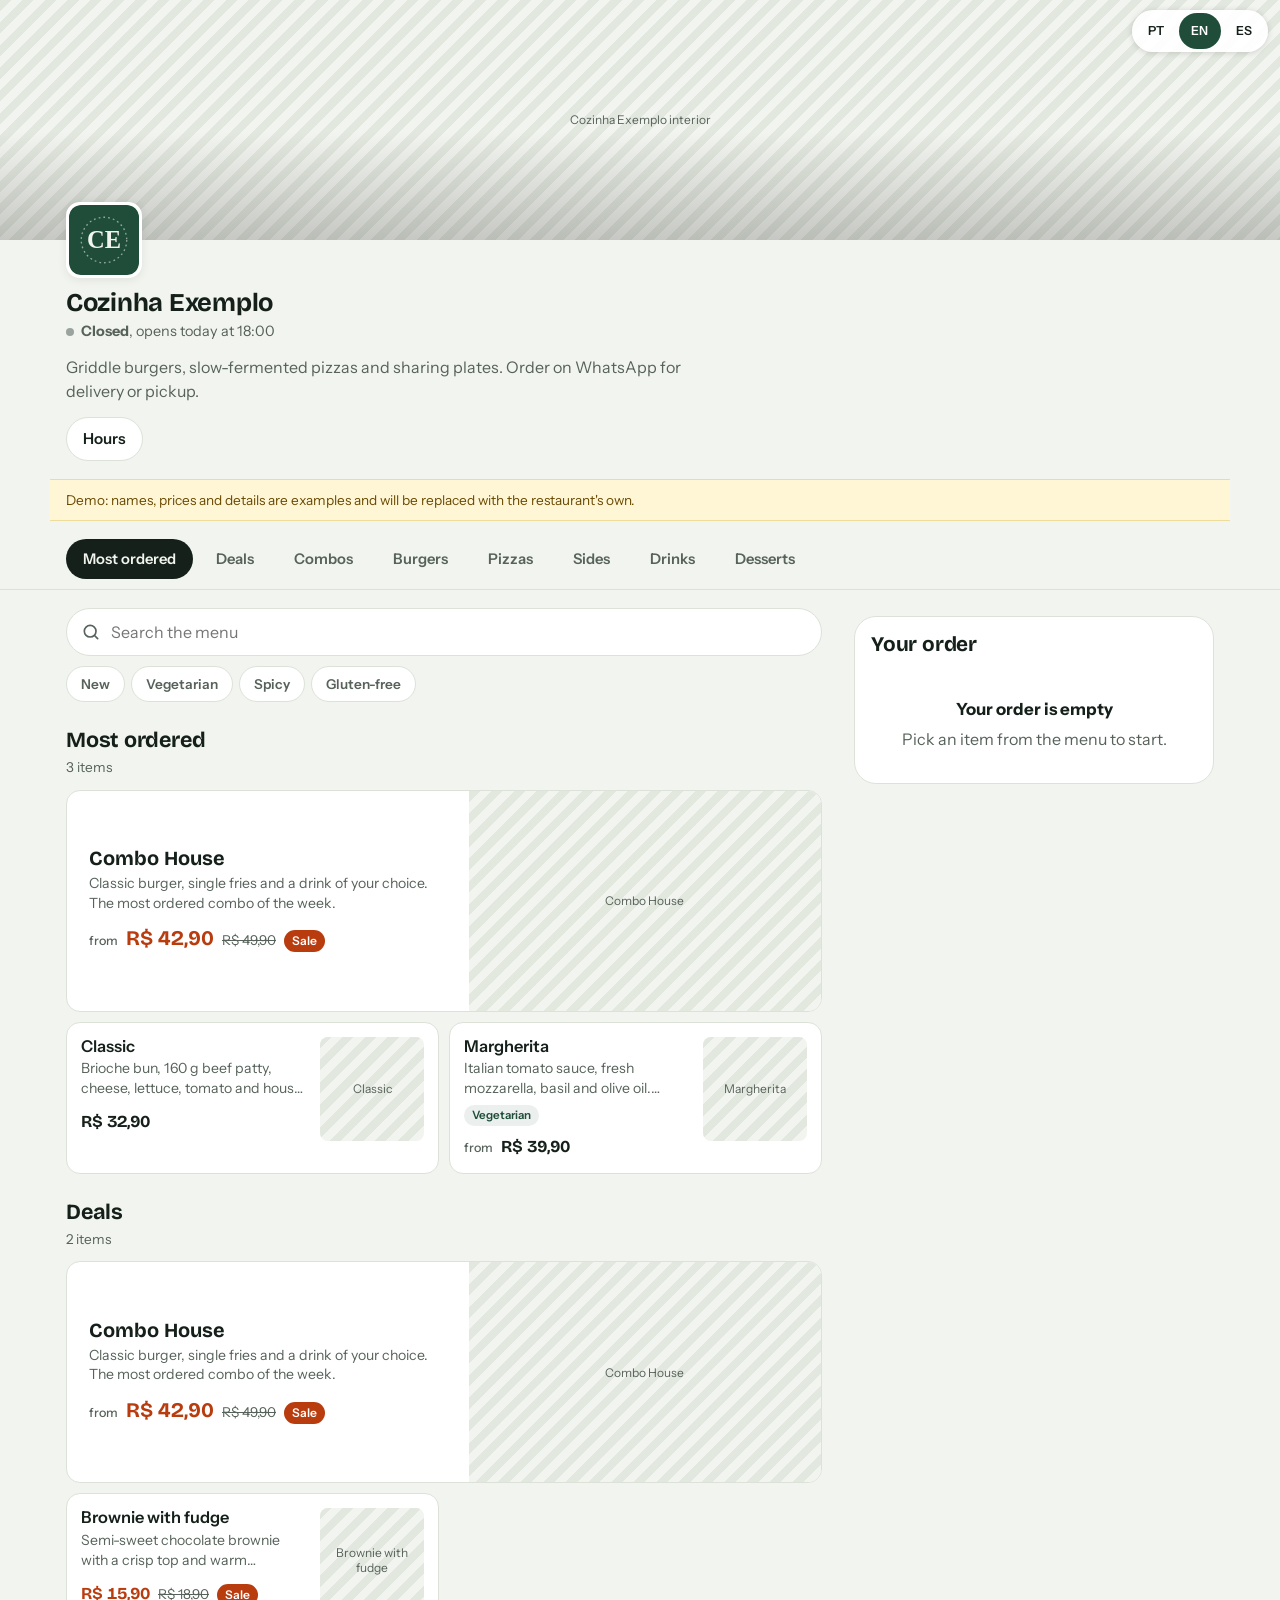
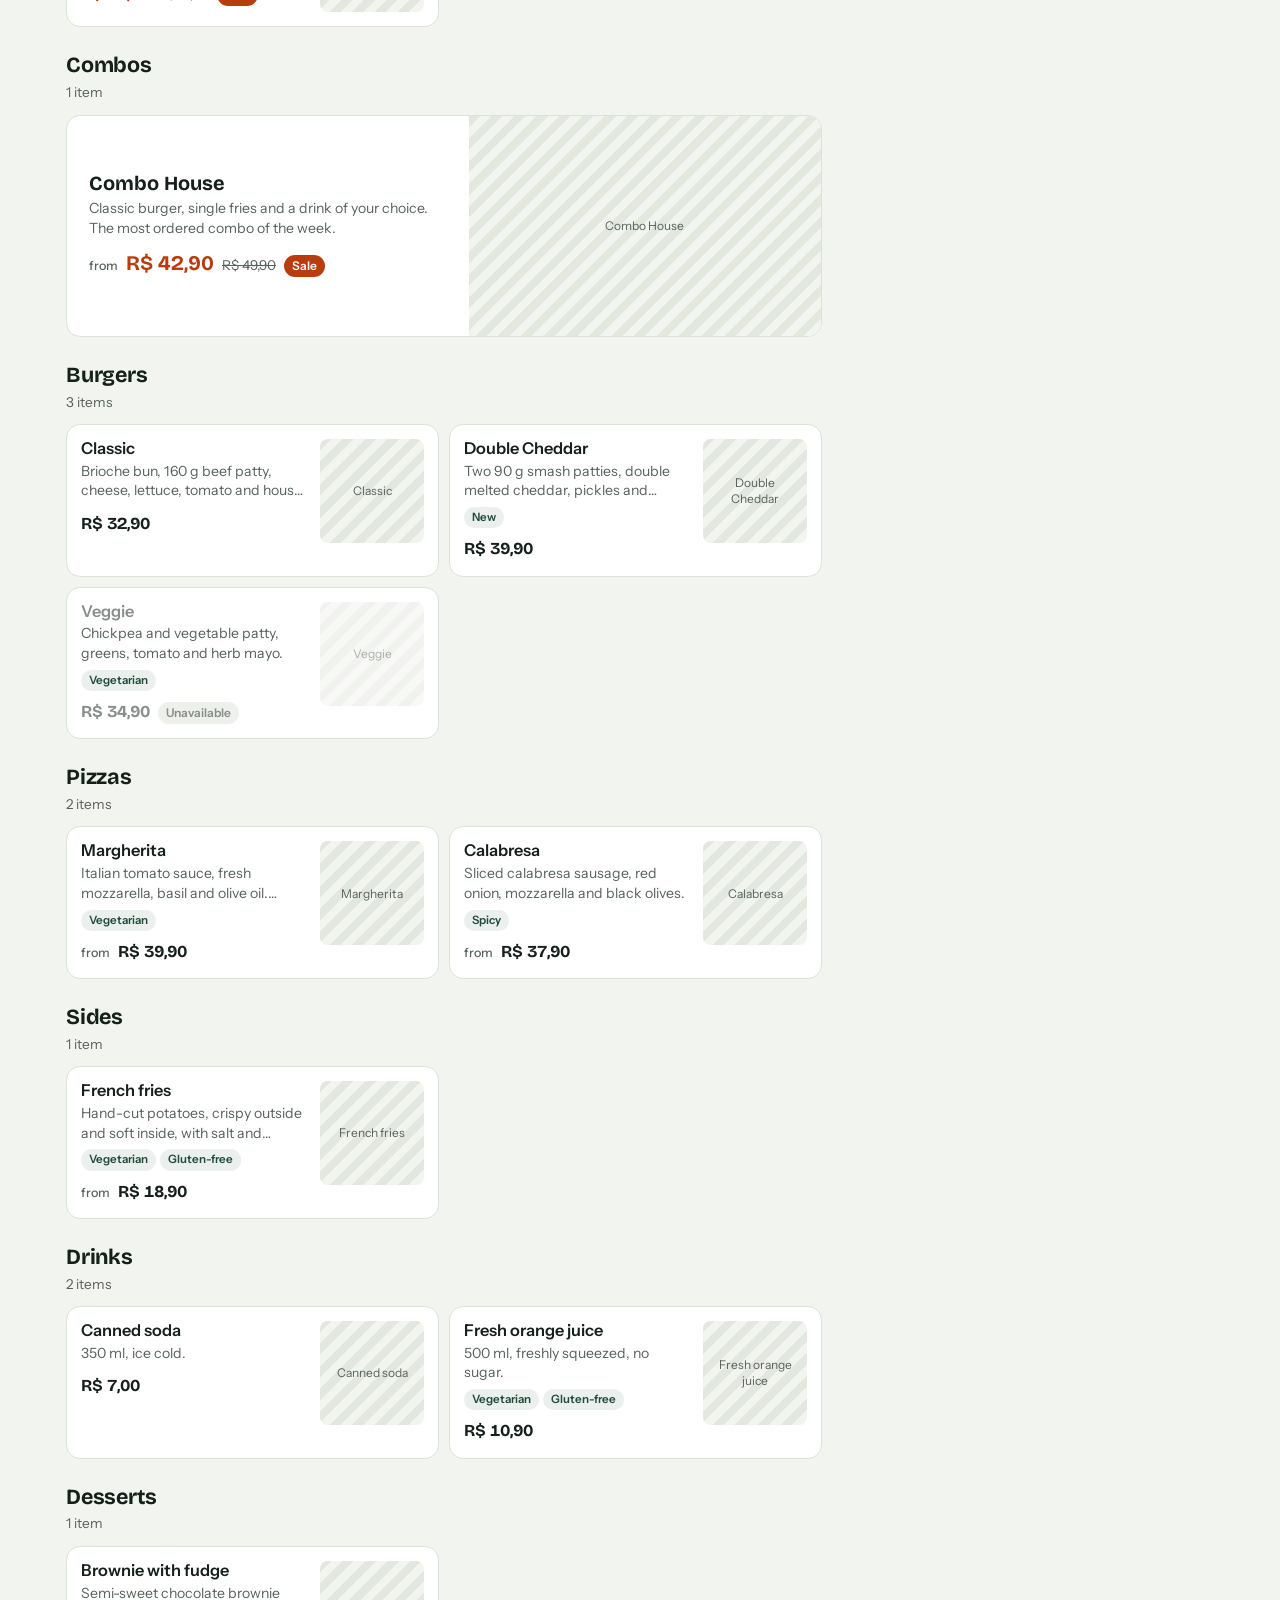
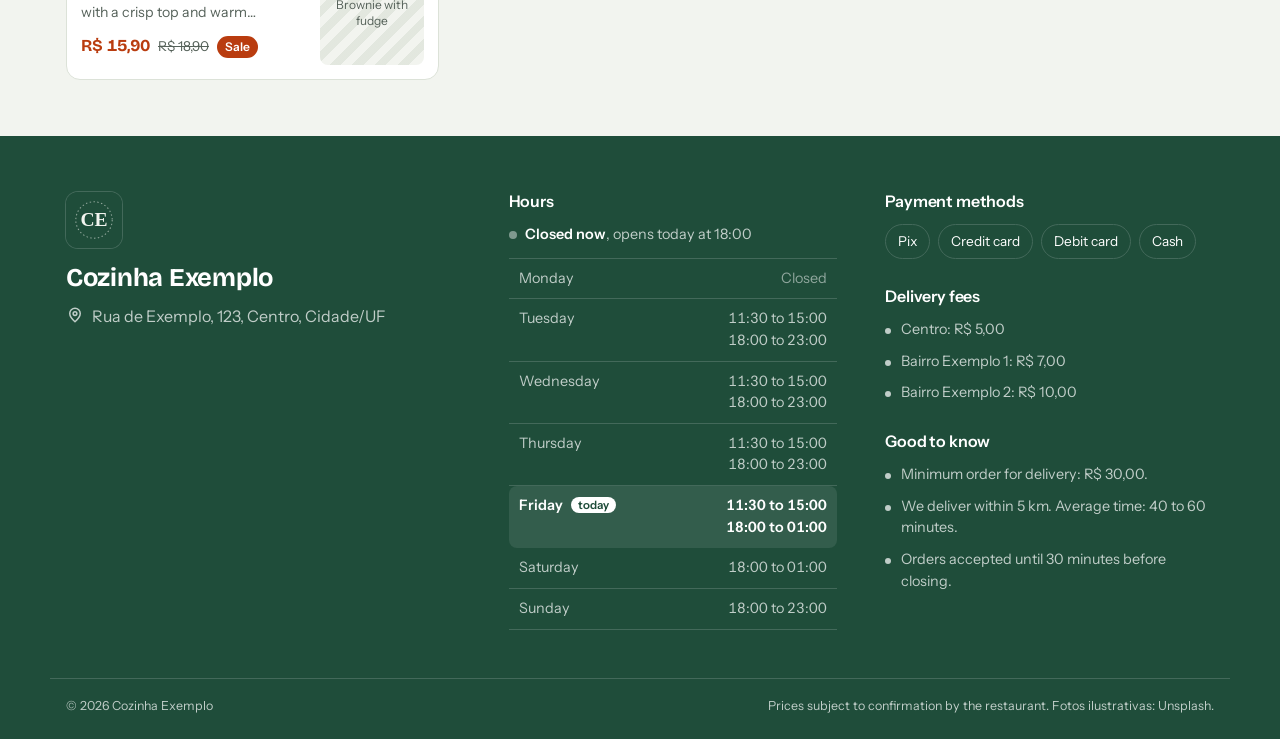
<file: index.html>
<!doctype html>
<html lang="pt-BR">
<head>
  <meta charset="utf-8">
  <meta name="viewport" content="width=device-width, initial-scale=1, viewport-fit=cover">
  <title>Cardápio</title>
  <meta name="description" content="Cardápio digital com pedido pelo WhatsApp.">
  <!-- Prévia ao compartilhar o link (WhatsApp, Instagram, Facebook). Precisa estar no HTML: esses apps não rodam JavaScript. -->
  <meta property="og:type" content="website">
  <meta property="og:locale" content="pt_BR">
  <meta property="og:site_name" content="Cardápio digital">
  <meta property="og:title" content="Cardápio digital com pedido pelo WhatsApp">
  <meta property="og:description" content="Veja os pratos com foto e preço, monte o pedido pelo celular e envie direto no WhatsApp, com pagamento por Pix.">
  <meta property="og:url" content="https://cardapio-gamma-jade.vercel.app/">
  <meta property="og:image" content="https://cardapio-gamma-jade.vercel.app/img/compartilhar.jpg">
  <meta property="og:image:secure_url" content="https://cardapio-gamma-jade.vercel.app/img/compartilhar.jpg">
  <meta property="og:image:type" content="image/jpeg">
  <meta property="og:image:width" content="1200">
  <meta property="og:image:height" content="630">
  <meta property="og:image:alt" content="Cardápio digital: monte o pedido pelo celular e envie no WhatsApp">
  <meta name="twitter:card" content="summary_large_image">
  <link rel="preconnect" href="https://fonts.googleapis.com">
  <link rel="preconnect" href="https://fonts.gstatic.com" crossorigin>
  <link rel="manifest" href="manifest.webmanifest">
  <link rel="icon" href="img/icone.svg" type="image/svg+xml">
  <link rel="apple-touch-icon" href="img/icone-180.png">
  <meta name="mobile-web-app-capable" content="yes">
  <meta name="apple-mobile-web-app-title" content="Cardápio">
  <link rel="stylesheet" href="css/estilo.css?v=18">
</head>
<body>
  <a class="pular" href="#cardapio" data-t="Pular para o cardápio">Pular para o cardápio</a>

  <header class="topo">
    <div class="capa" id="capa"></div>
    <div class="idiomas" id="idiomas" role="group" hidden></div>
    <div class="topo-corpo">
      <div class="marca">
        <div class="logo" id="logo"></div>
        <div>
          <h1 id="nome"></h1>
          <p class="status" id="status" aria-live="polite"></p>
        </div>
      </div>
      <p class="descricao" id="descricao"></p>
      <div class="acoes-topo">
        <a class="botao botao-primario" id="btn-whats-topo" target="_blank" rel="noopener">WhatsApp</a>
        <a class="botao" id="btn-mapa-topo" target="_blank" rel="noopener">Como chegar</a>
        <a class="botao" href="#informacoes" data-t="Horários">Horários</a>
      </div>
    </div>
  </header>

  <p class="aviso-demo" id="aviso-demo" data-t="Demonstração: nomes, preços e informações são exemplos e serão substituídos pelos dados do estabelecimento." hidden>Demonstração: nomes, preços e informações são exemplos e serão substituídos pelos dados do estabelecimento.</p>
  <p class="aviso-loja" id="aviso-loja" role="status" hidden></p>
  <p class="aviso-mesa" id="aviso-mesa" role="status" hidden></p>

  <nav class="categorias" id="categorias" aria-label="Categorias do cardápio" data-t-aria="Categorias do cardápio">
    <div class="categorias-trilho" id="categorias-trilho"></div>
  </nav>

  <div class="layout">
    <main id="cardapio" tabindex="-1"></main>
    <aside class="carrinho-lateral" aria-label="Seu pedido" data-t-aria="Seu pedido">
      <div id="carrinho-lateral"></div>
    </aside>
  </div>

  <footer class="rodape" id="informacoes"></footer>

  <button class="barra-pedido" id="barra-pedido" type="button" hidden>
    <span class="barra-qtd" id="barra-qtd"></span>
    <span data-t="Ver pedido">Ver pedido</span>
    <strong id="barra-total"></strong>
  </button>

  <dialog class="painel" id="dlg-produto" aria-labelledby="produto-titulo"></dialog>
  <dialog class="painel" id="dlg-carrinho" aria-label="Seu pedido" data-t-aria="Seu pedido">
    <div id="carrinho-modal"></div>
  </dialog>

  <noscript><p class="aviso-demo">Ative o JavaScript para usar o cardápio.</p></noscript>

  <script src="js/config.js?v=18"></script>
  <script src="js/idiomas.js?v=18"></script>
  <script src="js/pix.js?v=18"></script>
  <script src="js/app.js?v=18"></script>
</body>
</html>
</file>
<file: css/estilo.css>
/* Tokens: os valores reais vêm de js/config.js (tema) e são aplicados no :root pelo app.js */
:root {
  --fundo: #f2f4ef;
  --superficie: #fff;
  --texto: #15201a;
  --texto-suave: #56625a;
  --borda: #dce2d8;
  --primaria: #1f4d3a;
  --primaria-texto: #fff;
  --acento: #b93c0f;
  --fonte-titulo: system-ui, sans-serif;
  --fonte-texto: system-ui, sans-serif;

  --raio-s: 8px;
  --raio-m: 14px;
  --raio-l: 22px;
  --ease-out: cubic-bezier(0.23, 1, 0.32, 1);
  --ease-drawer: cubic-bezier(0.32, 0.72, 0, 1);
  --altura-barra: 0px;
  color-scheme: light;
}

* { box-sizing: border-box; }
html { -webkit-text-size-adjust: 100%; scroll-padding-top: 72px; }
body {
  margin: 0;
  background: var(--fundo);
  color: var(--texto);
  font: 400 16px/1.5 var(--fonte-texto);
  overflow-x: hidden;
}
img { display: block; max-width: 100%; }
button, input, textarea, select { font: inherit; color: inherit; }
button { cursor: pointer; }
h1, h2, h3 { font-family: var(--fonte-titulo); font-weight: 700; line-height: 1.15; margin: 0; letter-spacing: -0.01em; }
:focus-visible { outline: 3px solid var(--primaria); outline-offset: 2px; border-radius: 6px; }
.pular { position: absolute; left: 12px; top: -60px; background: var(--primaria); color: var(--primaria-texto); padding: 10px 14px; border-radius: var(--raio-s); z-index: 50; }
.pular:focus { top: 12px; }
.icone { width: 20px; height: 20px; flex: none; }
::selection { background: color-mix(in srgb, var(--primaria) 22%, transparent); color: var(--texto); }
input, textarea { caret-color: var(--primaria); }
html { scrollbar-color: color-mix(in srgb, var(--texto-suave) 45%, transparent) transparent; }
input[type="radio"], input[type="checkbox"] { accent-color: var(--primaria); }
.preco-promo { color: var(--acento); }
.capa, .produto-foto, .detalhe-foto { position: relative; background: var(--borda); }
.selo-foto {
  position: absolute; left: 6px; bottom: 6px; padding: 2px 6px; border-radius: 4px;
  font-size: 10px; line-height: 1.4; font-weight: 500; color: #fff; background: rgb(10 14 12 / .62);
  pointer-events: none;
}
.capa .selo-foto, .detalhe-foto .selo-foto { left: auto; right: 10px; bottom: 10px; font-size: 11px; }
.capa::after { content: ""; position: absolute; inset: 0; background: linear-gradient(to top, rgb(0 0 0 / .18), transparent 45%); pointer-events: none; }
.erro.pendente { color: var(--texto-suave); }
.preco { font-family: var(--fonte-titulo); font-weight: 700; font-variant-numeric: tabular-nums; }

/* Espaço reservado para foto */
.foto-reservada {
  display: grid; place-items: center; text-align: center;
  padding: 8px; color: var(--texto-suave); font-size: 12px; line-height: 1.3;
  background: repeating-linear-gradient(135deg, color-mix(in srgb, var(--borda) 70%, transparent) 0 8px, transparent 8px 16px), var(--fundo);
}

/* ---------- Topo ---------- */
.capa { height: 132px; position: relative; }
.capa img, .capa .foto-reservada { width: 100%; height: 100%; object-fit: cover; }
.topo-corpo { max-width: 1180px; margin: 0 auto; padding: 0 16px 18px; }
.marca { display: flex; flex-direction: column; gap: 10px; align-items: flex-start; margin-top: -38px; position: relative; z-index: 1; }
.logo {
  width: 76px; height: 76px; border-radius: var(--raio-m); overflow: hidden; flex: none;
  background: var(--superficie); border: 3px solid var(--superficie); box-shadow: 0 2px 10px rgb(0 0 0 / .08);
}
.logo img, .logo .foto-reservada { width: 100%; height: 100%; object-fit: cover; }
.topo h1 { font-size: 1.6rem; }
.status { margin: 4px 0 0; font-size: .9rem; color: var(--texto-suave); }
.status::before { content: ""; display: inline-block; vertical-align: middle; margin: -2px 7px 0 0; width: 8px; height: 8px; border-radius: 50%; background: #9aa39d; }
.status[data-aberto="true"]::before { background: #1f9d55; }
.status[data-aberto="true"] strong { color: #157a42; }
.descricao { margin: 12px 0 14px; color: var(--texto-suave); max-width: 60ch; }
.acoes-topo { display: flex; gap: 8px; flex-wrap: wrap; }

.botao {
  display: inline-flex; align-items: center; justify-content: center; gap: 8px;
  min-height: 44px; padding: 0 16px; border-radius: 999px;
  border: 1px solid var(--borda); background: var(--superficie); color: var(--texto);
  text-decoration: none; font-weight: 600; font-size: .95rem;
  transition: transform 160ms var(--ease-out), background-color 160ms ease;
}
.botao:active:not(:disabled) { transform: scale(0.97); }
.botao-primario { background: var(--primaria); color: var(--primaria-texto); border-color: var(--primaria); }
.botao:disabled, .botao[aria-disabled="true"] { opacity: .45; cursor: not-allowed; }
.botao-bloco { width: 100%; min-height: 52px; border-radius: var(--raio-m); font-size: 1rem; }

.aviso-demo {
  max-width: 1180px; margin: 0 auto 8px; padding: 10px 16px; font-size: .85rem;
  color: #6a4a00; background: #fff6d6; border-block: 1px solid #f0dc9a;
}

/* ---------- Categorias ---------- */
.categorias {
  position: sticky; top: 0; z-index: 20;
  background: color-mix(in srgb, var(--fundo) 97%, transparent);
  backdrop-filter: saturate(1.4) blur(10px); -webkit-backdrop-filter: saturate(1.4) blur(10px);
  border-bottom: 1px solid var(--borda);
}
.categorias-trilho {
  max-width: 1180px; margin: 0 auto; display: flex; gap: 6px; padding: 10px 16px;
  overflow-x: auto; scrollbar-width: none; scroll-snap-type: x proximity;
}
.categorias-trilho::-webkit-scrollbar { display: none; }
.chip {
  flex: none; min-height: 40px; padding: 0 16px; border-radius: 999px; border: 1px solid transparent;
  background: transparent; color: var(--texto-suave); font-weight: 600; font-size: .92rem; white-space: nowrap;
  scroll-snap-align: start; transition: background-color 160ms ease, color 160ms ease;
}
.chip[aria-current="true"] { background: var(--texto); color: var(--fundo); }
@media (hover: hover) and (pointer: fine) { .chip:hover:not([aria-current="true"]) { background: var(--superficie); color: var(--texto); } }

/* ---------- Cardápio ---------- */
.layout { max-width: 1180px; margin: 0 auto; padding: 0 16px; }
main { outline: none; }
.secao { padding-top: 26px; }
.secao h2 { font-size: 1.35rem; margin-bottom: 4px; }
.secao-contagem { color: var(--texto-suave); font-size: .85rem; margin: 0 0 12px; }
.lista { display: grid; gap: 10px; }

.produto {
  display: grid; grid-template-columns: 1fr 104px; gap: 14px; align-items: start;
  width: 100%; text-align: left; padding: 14px; border-radius: var(--raio-m);
  background: var(--superficie); border: 1px solid var(--borda);
  transition: transform 160ms var(--ease-out), border-color 160ms ease;
}
.produto:active:not([aria-disabled="true"]) { transform: scale(0.985); }
@media (hover: hover) and (pointer: fine) { .produto:hover:not([aria-disabled="true"]) { border-color: color-mix(in srgb, var(--primaria) 40%, var(--borda)); } }
.produto h3 { font-size: 1.02rem; font-family: var(--fonte-texto); font-weight: 600; letter-spacing: 0; }
.produto p { margin: 4px 0 10px; color: var(--texto-suave); font-size: .88rem; line-height: 1.4;
  display: -webkit-box; -webkit-line-clamp: 2; -webkit-box-orient: vertical; overflow: hidden; }
.produto-foto { width: 104px; height: 104px; border-radius: var(--raio-s); overflow: hidden; }
.produto-foto img, .produto-foto .foto-reservada { width: 100%; height: 100%; object-fit: cover; }
.linha-preco { display: flex; align-items: baseline; gap: 8px; flex-wrap: wrap; }
.linha-preco .preco { font-size: 1.05rem; }
.a-partir { font-size: .78rem; color: var(--texto-suave); font-weight: 500; }
.preco-antigo { color: var(--texto-suave); text-decoration: line-through; font-size: .85rem; }
.selo { display: inline-block; font-size: .75rem; font-weight: 600; padding: 2px 8px; border-radius: 999px; background: var(--acento); color: #fff; }
.selo-neutro { background: var(--borda); color: var(--texto); }
.produto[aria-disabled="true"] { cursor: not-allowed; }
.produto[aria-disabled="true"] .produto-foto, .produto[aria-disabled="true"] h3, .produto[aria-disabled="true"] .linha-preco { opacity: .5; }

/* Card grande para destaques */
.produto-destaque { grid-template-columns: 1fr; padding: 0; overflow: hidden; }
.produto-destaque .produto-foto { width: 100%; height: auto; aspect-ratio: 2 / 1; border-radius: 0; order: -1; }
.produto-destaque .produto-texto { padding: 4px 16px 16px; }
.produto-destaque h3 { font-family: var(--fonte-titulo); font-size: 1.25rem; font-weight: 700; }
.produto-destaque .linha-preco .preco { font-size: 1.3rem; }

.vazio { padding: 48px 0; color: var(--texto-suave); }

/* Celular: itens comuns formam uma lista contínua com divisórias; só o destaque vira card */
@media (max-width: 639.98px) {
  .lista { gap: 0; background: var(--superficie); border: 1px solid var(--borda); border-radius: var(--raio-m); overflow: hidden; }
  .lista > .produto { border: 0; border-radius: 0; background: transparent; }
  .lista > .produto + .produto { border-top: 1px solid var(--borda); }
  .lista > .produto-destaque { background: var(--superficie); }
  .lista > .produto-destaque + .produto { border-top: 1px solid var(--borda); }
  .lista > .produto:active:not([aria-disabled="true"]) { transform: none; background: color-mix(in srgb, var(--fundo) 70%, var(--superficie)); }
}

/* ---------- Rodapé ---------- */
/* Faixa final na cor principal do tema; textos derivados de --primaria-texto */
.rodape {
  --rt: var(--primaria-texto);
  --rt-suave: color-mix(in srgb, var(--primaria-texto) 72%, var(--primaria));
  --rt-linha: color-mix(in srgb, var(--primaria-texto) 16%, var(--primaria));
  margin-top: 56px; background: var(--primaria); color: var(--rt);
  padding-bottom: calc(var(--altura-barra) + env(safe-area-inset-bottom));
}
.rodape ::selection { background: color-mix(in srgb, var(--primaria-texto) 30%, transparent); color: var(--rt); }
.rodape :focus-visible { outline-color: var(--rt); }
.rodape-inner { max-width: 1180px; margin: 0 auto; padding: 44px 16px 36px; display: grid; gap: 36px; }
.rodape h2 { font-size: 1rem; font-family: var(--fonte-texto); font-weight: 600; color: var(--rt); margin-bottom: 14px; }
.rodape h2:not(:first-child) { margin-top: 28px; }
.rodape p { margin: 0; }
.rodape ul { list-style: none; padding: 0; margin: 0; }

.rodape-logo { width: 56px; height: 56px; border-radius: 12px; overflow: hidden; box-shadow: 0 0 0 1px var(--rt-linha); }
.rodape-logo img, .rodape-logo .foto-reservada { width: 100%; height: 100%; object-fit: cover; }
.rodape-nome { font-family: var(--fonte-titulo); font-weight: 700; font-size: 1.6rem; line-height: 1.1; margin: 16px 0 12px !important; letter-spacing: -0.01em; }
.rodape-endereco { display: flex; gap: 8px; align-items: flex-start; color: var(--rt-suave); max-width: 34ch; }
.rodape-endereco .icone { width: 18px; height: 18px; margin-top: 2px; }
.links-rodape { display: flex; flex-wrap: wrap; gap: 8px; margin-top: 20px; }
.botao-claro { background: var(--rt); color: var(--primaria); border-color: var(--rt); }
.botao-contorno { background: transparent; color: var(--rt); border-color: var(--rt-linha); }
@media (hover: hover) and (pointer: fine) { .botao-contorno:hover { border-color: var(--rt-suave); } }

.rodape-status { font-size: .9rem; color: var(--rt-suave); margin-bottom: 12px !important; }
.rodape-status::before { content: ""; display: inline-block; width: 8px; height: 8px; border-radius: 50%; margin: -2px 8px 0 0; vertical-align: middle; background: var(--rt-suave); opacity: .6; }
.rodape-status[data-aberto="true"]::before { background: #5fd38d; opacity: 1; }
.rodape-status strong { color: var(--rt); font-weight: 600; }
.horarios { border-top: 1px solid var(--rt-linha); max-width: 360px; }
.horarios li {
  display: flex; justify-content: space-between; gap: 16px; padding: 9px 10px;
  border-bottom: 1px solid var(--rt-linha); font-size: .9rem; color: var(--rt-suave);
  font-variant-numeric: tabular-nums;
}
.horarios li > span:last-child { text-align: right; }
.horarios li[data-fechado="true"] > span:last-child { opacity: .7; }
.horarios li[data-hoje="true"] { color: var(--rt); font-weight: 600; background: color-mix(in srgb, var(--primaria-texto) 9%, var(--primaria)); border-radius: 8px; border-bottom-color: transparent; }
.hoje { margin-left: 8px; font-size: .72rem; font-weight: 600; padding: 1px 7px; border-radius: 999px; background: var(--rt); color: var(--primaria); vertical-align: 1px; }

.pagamentos { display: flex; flex-wrap: wrap; gap: 8px; }
.pagamentos li { padding: 6px 12px; border-radius: 999px; border: 1px solid var(--rt-linha); font-size: .85rem; color: var(--rt); }
.infos { display: grid; gap: 10px; }
.infos li { color: var(--rt-suave); font-size: .9rem; line-height: 1.5; padding-left: 16px; position: relative; max-width: 42ch; }
.infos li::before { content: ""; position: absolute; left: 0; top: .62em; width: 6px; height: 6px; border-radius: 50%; background: var(--rt-suave); }

.rodape-base {
  max-width: 1180px; margin: 0 auto; padding: 18px 16px 24px; border-top: 1px solid var(--rt-linha);
  display: flex; flex-wrap: wrap; justify-content: space-between; gap: 6px 24px; font-size: .78rem; color: var(--rt-suave);
}

/* ---------- Barra de pedido (celular) ---------- */
.barra-pedido {
  position: fixed; left: 12px; right: 12px; bottom: calc(12px + env(safe-area-inset-bottom)); z-index: 30;
  display: flex; align-items: center; gap: 12px; min-height: 56px; padding: 0 18px 0 10px;
  border: 0; border-radius: 999px; background: var(--primaria); color: var(--primaria-texto);
  font-weight: 600; box-shadow: 0 0 0 1px rgb(255 255 255 / .22), 0 10px 30px -8px rgb(0 0 0 / .45);
  transition: transform 300ms var(--ease-drawer), opacity 200ms ease;
}
.barra-pedido[hidden] { display: flex; transform: translateY(140%); opacity: 0; pointer-events: none; }
.barra-pedido:active { transform: scale(0.98); }
.barra-pedido strong { margin-left: auto; font-family: var(--fonte-titulo); font-variant-numeric: tabular-nums; font-size: 1.05rem; }
.barra-qtd { min-width: 36px; height: 36px; padding: 0 8px; border-radius: 999px; display: grid; place-items: center; background: rgb(255 255 255 / .18); font-variant-numeric: tabular-nums; }

/* ---------- Painéis (dialog) ---------- */
.painel {
  border: 0; padding: 0; margin: auto auto 0; width: 100%; max-width: 100%;
  max-height: 92dvh; border-radius: var(--raio-l) var(--raio-l) 0 0;
  background: var(--superficie); color: var(--texto); overflow: hidden;
  transform: translateY(0);
  transition: transform 340ms var(--ease-drawer), overlay 340ms allow-discrete, display 340ms allow-discrete;
}
.painel:not([open]) { transform: translateY(100%); transition-duration: 220ms; }
@starting-style { .painel[open] { transform: translateY(100%); } }
.painel::backdrop { background: rgb(10 14 12 / .5); opacity: 1; transition: opacity 300ms ease, overlay 300ms allow-discrete, display 300ms allow-discrete; }
.painel:not([open])::backdrop { opacity: 0; }
@starting-style { .painel[open]::backdrop { opacity: 0; } }

.painel-inner { display: flex; flex-direction: column; max-height: 92dvh; }
.painel-rolagem { overflow-y: auto; overscroll-behavior: contain; flex: 1; }
.painel-cabeca { display: flex; align-items: center; justify-content: space-between; gap: 12px; padding: 16px 16px 8px; }
.painel-cabeca h2 { font-size: 1.3rem; }
.fechar {
  width: 44px; height: 44px; border-radius: 50%; border: 0; display: grid; place-items: center;
  background: var(--fundo); color: var(--texto); flex: none;
}
.fechar-flutuante { position: absolute; top: 12px; right: 12px; z-index: 2; background: rgb(255 255 255 / .92); }
.painel-rodape { padding: 12px 16px calc(12px + env(safe-area-inset-bottom)); border-top: 1px solid var(--borda); background: var(--superficie); }

/* Detalhe do produto */
.detalhe-foto { aspect-ratio: 4 / 3; max-height: 42dvh; width: 100%; }
.detalhe-foto img, .detalhe-foto .foto-reservada { width: 100%; height: 100%; object-fit: cover; }
.detalhe-info { padding: 16px; }
.detalhe-info h2 { font-size: 1.5rem; }
.detalhe-info p { color: var(--texto-suave); margin: 8px 0 0; }
.grupo { border: 0; margin: 0; padding: 0 16px 8px; }
.grupo legend { width: 100%; padding: 12px 0 8px; display: flex; justify-content: space-between; align-items: center; gap: 8px; }
.grupo legend span:first-child { font-weight: 600; }
.grupo-regra { font-size: .78rem; padding: 2px 8px; border-radius: 999px; background: var(--fundo); color: var(--texto-suave); white-space: nowrap; }
.grupo-regra[data-obrigatorio="true"] { background: var(--texto); color: var(--fundo); }
.grupo-regra[data-ok="true"] { background: #d8f0e1; color: #135e34; }
.opcao {
  display: flex; align-items: center; gap: 12px; min-height: 52px; padding: 8px 0;
  border-bottom: 1px solid var(--borda); cursor: pointer;
}
.opcao:last-child { border-bottom: 0; }
.opcao input { width: 22px; height: 22px; accent-color: var(--primaria); flex: none; margin: 0; }
.opcao span:nth-of-type(1) { flex: 1; }
.opcao .preco { font-size: .92rem; font-weight: 500; font-family: var(--fonte-texto); color: var(--texto-suave); }
.opcao:has(input:disabled) { opacity: .45; cursor: not-allowed; }
.campo { padding: 4px 16px 16px; display: grid; gap: 6px; }
.campo label { font-weight: 600; }
.campo textarea, .campo input, .campo select {
  width: 100%; border: 1px solid var(--borda); border-radius: var(--raio-s); padding: 12px; background: var(--superficie); font-size: 16px;
}
.campo textarea { min-height: 76px; resize: vertical; }
.ajuda { font-size: .82rem; color: var(--texto-suave); margin: 0; }
.erro { font-size: .85rem; color: #a3260f; margin: 0 0 10px; }

.acoes-adicionar { display: flex; gap: 10px; align-items: center; }
.quantidade { display: inline-flex; align-items: center; border: 1px solid var(--borda); border-radius: 999px; flex: none; }
.quantidade button { width: 44px; height: 44px; border: 0; background: transparent; border-radius: 50%; display: grid; place-items: center; }
.quantidade button:disabled { opacity: .35; cursor: not-allowed; }
.quantidade output { min-width: 24px; text-align: center; font-weight: 600; font-variant-numeric: tabular-nums; }
.acoes-adicionar .botao-bloco { flex: 1; justify-content: space-between; padding: 0 18px; }

/* Carrinho */
.carrinho-itens { list-style: none; margin: 0; padding: 0 16px; }
.item { padding: 14px 0; border-bottom: 1px solid var(--borda); display: grid; gap: 8px; }
.item-topo { display: flex; justify-content: space-between; gap: 12px; }
.item-nome { font-weight: 600; }
.item-detalhes { margin: 2px 0 0; color: var(--texto-suave); font-size: .85rem; }
.item-acoes { display: flex; justify-content: space-between; align-items: center; }
.link-remover { border: 0; background: none; color: #a3260f; font-weight: 600; min-height: 44px; padding: 0 4px; }
.resumo { padding: 14px 16px; display: grid; gap: 6px; }
.resumo div { display: flex; justify-content: space-between; color: var(--texto-suave); }
.resumo .total { color: var(--texto); font-size: 1.15rem; font-weight: 700; padding-top: 6px; border-top: 1px solid var(--borda); margin-top: 4px; }
.resumo .total span:last-child { font-family: var(--fonte-titulo); font-variant-numeric: tabular-nums; }
.modalidades { display: flex; gap: 8px; flex-wrap: wrap; padding: 0 16px 12px; }
.modalidades label { flex: 1 1 auto; }
.modalidades input { position: absolute; opacity: 0; pointer-events: none; }
.modalidades span {
  display: flex; align-items: center; justify-content: center; min-height: 44px; padding: 0 14px; text-align: center;
  border: 1px solid var(--borda); border-radius: var(--raio-s); font-weight: 600; font-size: .9rem; cursor: pointer;
}
.modalidades input:checked + span { border-color: var(--primaria); background: color-mix(in srgb, var(--primaria) 8%, var(--superficie)); color: var(--primaria); }
.modalidades input:focus-visible + span { outline: 3px solid var(--primaria); outline-offset: 2px; }
.secao-carrinho-titulo { font-weight: 600; padding: 14px 16px 8px; margin: 0; font-family: var(--fonte-texto); font-size: 1rem; }
.previa { margin: 0 16px 16px; border: 1px solid var(--borda); border-radius: var(--raio-s); }
.previa summary { padding: 12px; cursor: pointer; font-weight: 600; min-height: 44px; }
.previa pre { margin: 0; padding: 0 12px 12px; white-space: pre-wrap; font: .82rem/1.5 var(--fonte-texto); color: var(--texto-suave); }
.carrinho-vazio { padding: 32px 16px; text-align: center; color: var(--texto-suave); }
.carrinho-vazio strong { display: block; color: var(--texto); font-size: 1.05rem; margin-bottom: 4px; }
.retorno { margin: 10px 0 0; font-size: .88rem; color: #135e34; }

/* ---------- Telas maiores ---------- */
@media (min-width: 640px) {
  .capa { height: 200px; }
  .lista { grid-template-columns: repeat(2, minmax(0, 1fr)); }
  .produto-destaque { grid-column: span 2; grid-template-columns: 1.1fr 1fr; }
  .produto-destaque .produto-foto { aspect-ratio: auto; height: 100%; min-height: 220px; order: 1; }
  .produto-destaque .produto-texto { padding: 22px; align-self: center; }
  .painel { margin: auto; max-width: 560px; border-radius: var(--raio-l); max-height: 88dvh; }
  .painel:not([open]) { transform: translateY(24px); opacity: 0; }
  .painel { transition: transform 260ms var(--ease-out), opacity 200ms ease, overlay 260ms allow-discrete, display 260ms allow-discrete; }
  @starting-style { .painel[open] { transform: translateY(24px); opacity: 0; } }
  .painel-inner { max-height: 88dvh; }
  .rodape-inner { grid-template-columns: 1.2fr 1fr 1fr; gap: 48px; padding-top: 56px; padding-bottom: 48px; }
}

@media (min-width: 1024px) {
  :root { --altura-barra: 0px !important; }
  html { scroll-padding-top: 76px; }
  .layout { display: grid; grid-template-columns: minmax(0, 1fr) 360px; gap: 32px; align-items: start; }
  .carrinho-lateral {
    display: block; position: sticky; top: 76px; margin-top: 26px;
    background: var(--superficie); border: 1px solid var(--borda); border-radius: var(--raio-l); overflow: hidden;
    max-height: calc(100dvh - 96px); overflow-y: auto;
  }
  .barra-pedido { display: none !important; }
  .capa { height: 240px; }
}
@media (max-width: 1023.98px) { .carrinho-lateral { display: none; } }

@media (prefers-reduced-motion: reduce) {
  *, *::before, *::after { transition-duration: 1ms !important; animation: none !important; scroll-behavior: auto !important; }
}

/* Pix */
.pix { margin: 0 16px 16px; padding-bottom: 4px; border: 1px solid var(--borda); border-radius: var(--raio-m); }
.pix .secao-carrinho-titulo { padding: 14px 14px 6px; }
.pix > p, .pix > label, .pix > textarea, .pix > button, .pix > .pix-qr { margin-left: 14px; margin-right: 14px; }
.pix-valor { margin: 0 14px 12px; font-size: .92rem; color: var(--texto-suave); }
.pix-valor strong { color: var(--texto); font-family: var(--fonte-titulo); font-variant-numeric: tabular-nums; }
.pix-qr { width: 176px; aspect-ratio: 1; margin: 0 auto 12px !important; background: #fff; border-radius: var(--raio-s); }
.pix-qr svg { display: block; width: 100%; height: 100%; }
.pix-qr svg rect[fill="#ffffff"], .pix-qr svg path { shape-rendering: crispEdges; }
.pix-rotulo { display: block; font-weight: 600; font-size: .88rem; margin-bottom: 6px; }
.pix-codigo {
  display: block; width: calc(100% - 28px); resize: none; padding: 10px; border: 1px solid var(--borda); border-radius: var(--raio-s);
  background: var(--fundo); font: .78rem/1.4 ui-monospace, Consolas, monospace; color: var(--texto-suave); word-break: break-all;
}
.pix-copiar { margin-top: 8px; width: calc(100% - 28px); border-color: var(--primaria); color: var(--primaria); }
.pix .ajuda { margin: 8px 14px 10px; }
.codigo-pedido { margin: 2px 0 0; font-size: .82rem; color: var(--texto-suave); font-variant-numeric: tabular-nums; letter-spacing: .02em; }
.pix-id { margin: 10px 14px 0; font-size: .85rem; color: var(--texto-suave); }
.pix-id strong { color: var(--texto); letter-spacing: .03em; }

/* Utilitário: texto só para leitores de tela */
.sr { position: absolute; width: 1px; height: 1px; overflow: hidden; clip: rect(0 0 0 0); white-space: nowrap; }
[hidden] { display: none !important; }
.barra-pedido[hidden] { display: flex !important; }

/* Aviso de mesa */
.aviso-mesa {
  max-width: 1180px; margin: 0 auto 8px; padding: 10px 16px; font-size: .9rem;
  background: color-mix(in srgb, var(--primaria) 10%, var(--superficie)); color: var(--texto);
  border-block: 1px solid color-mix(in srgb, var(--primaria) 25%, var(--borda));
}

/* Aviso do dia (aba Avisos da planilha) */
.aviso-loja {
  max-width: 1180px; margin: 0 auto 8px; padding: 10px 16px; font-size: .92rem; font-weight: 600;
  color: var(--primaria-texto); background: var(--acento);
}
@media (min-width: 1180px) { .aviso-loja, .aviso-mesa { border-radius: var(--raio-m); } }

/* Seletor de idioma, sobre a foto de capa */
.topo { position: relative; }
.idiomas {
  position: absolute; top: 10px; right: 12px; z-index: 2;
  display: flex; padding: 3px; gap: 2px; border-radius: 999px;
  background: rgb(255 255 255 / .92); box-shadow: 0 1px 6px rgb(0 0 0 / .15);
}
.idiomas[hidden] { display: none; }
.idiomas button {
  min-width: 42px; min-height: 36px; padding: 0 8px; border: 0; border-radius: 999px;
  background: transparent; color: #15201a; font: 600 .78rem/1 var(--fonte-texto); letter-spacing: .04em; cursor: pointer;
}
.idiomas button[aria-pressed="true"] { background: var(--primaria); color: var(--primaria-texto); }
.idiomas button:focus-visible { outline: 2px solid var(--primaria); outline-offset: 1px; }

/* "Peça também" no carrinho */
.sugestoes { margin: 4px 0 18px; }
.sugestoes-lista { list-style: none; margin: 0; padding: 0; display: grid; grid-template-columns: repeat(3, minmax(0, 1fr)); gap: 8px; }
.sugestao {
  position: relative; width: 100%; height: 100%; display: flex; flex-direction: column; gap: 2px; padding: 6px 6px 10px;
  text-align: left; font: inherit; color: var(--texto); cursor: pointer;
  background: var(--superficie); border: 1px solid var(--borda); border-radius: var(--raio-m);
  transition: transform 160ms var(--ease-out), border-color 160ms ease;
}
.sugestao:hover { border-color: color-mix(in srgb, var(--primaria) 45%, var(--borda)); }
.sugestao:active { transform: scale(0.97); }
.sugestao-foto { display: block; aspect-ratio: 1; border-radius: calc(var(--raio-m) - 4px); overflow: hidden; background: var(--borda); margin-bottom: 4px; }
.sugestao-foto img, .sugestao-foto .foto-reservada { width: 100%; height: 100%; object-fit: cover; }
.sugestao-nome { font-size: .82rem; font-weight: 600; line-height: 1.25; }
.sugestao-preco { font-family: var(--fonte-titulo); font-weight: 700; font-size: .85rem; font-variant-numeric: tabular-nums; }
.sugestao-preco small { font-family: var(--fonte-texto); font-weight: 500; font-size: .72rem; color: var(--texto-suave); }
.sugestao-mais {
  position: absolute; top: 10px; right: 10px; width: 28px; height: 28px; display: grid; place-items: center; border-radius: 50%;
  background: var(--primaria); color: var(--primaria-texto); box-shadow: 0 1px 4px rgb(0 0 0 / .2);
}
.sugestao-mais .icone { width: 16px; height: 16px; }

/* Lembrete do comprovante do Pix */
.lembrete-comprovante { margin-top: 12px; padding: 14px; border-radius: var(--raio-m); background: #fff6d6; border: 1px solid #f0dc9a; }
.lembrete-comprovante p { margin: 0 0 10px; font-size: .9rem; color: #5a4300; }
.lembrete-comprovante strong { display: block; color: #3d2d00; font-size: .95rem; }

/* Pedido de avaliação no Google */
.avaliacao { margin-top: 14px; padding: 14px; border-radius: var(--raio-m); background: color-mix(in srgb, var(--primaria) 8%, var(--superficie)); border: 1px solid color-mix(in srgb, var(--primaria) 20%, var(--borda)); }
.avaliacao p { margin: 0 0 10px; font-size: .9rem; color: var(--texto-suave); }
.avaliacao strong { display: block; color: var(--texto); font-size: .95rem; }

/* Busca e filtros */
.ferramentas { padding-top: 18px; display: grid; gap: 10px; }
.busca {
  display: flex; align-items: center; gap: 10px; min-height: 48px; padding: 0 14px;
  background: var(--superficie); border: 1px solid var(--borda); border-radius: 999px; color: var(--texto-suave);
}
.busca:focus-within { border-color: var(--primaria); box-shadow: 0 0 0 3px color-mix(in srgb, var(--primaria) 18%, transparent); }
.busca input { flex: 1; min-width: 0; border: 0; outline: 0; background: transparent; font-size: 16px; padding: 10px 0; color: var(--texto); }
.busca input::-webkit-search-cancel-button { cursor: pointer; }
.filtros { display: flex; flex-wrap: wrap; gap: 6px; }
.filtro {
  min-height: 36px; padding: 0 14px; border-radius: 999px; border: 1px solid var(--borda);
  background: var(--superficie); color: var(--texto-suave); font-weight: 600; font-size: .85rem;
  transition: background-color 160ms ease, color 160ms ease, border-color 160ms ease;
}
.filtro[aria-pressed="true"] { background: var(--primaria); border-color: var(--primaria); color: var(--primaria-texto); }
.link-acao { border: 0; background: none; color: var(--primaria); font-weight: 600; text-decoration: underline; text-underline-offset: 3px; padding: 8px 2px; min-height: 44px; }
.carregando { padding: 48px 0; color: var(--texto-suave); }
.produto[hidden] { display: none !important; }

/* Selos de informação (vegetariano, sem glúten...) */
.linha-selos { display: flex; flex-wrap: wrap; gap: 4px; margin: -4px 0 8px; }
.detalhe-info .linha-selos { margin: 10px 0 0; }
.selo-info {
  font-size: .72rem; font-weight: 600; padding: 2px 8px; border-radius: 999px;
  color: var(--primaria); background: color-mix(in srgb, var(--primaria) 9%, var(--superficie));
}

/* Fechado e agendamento */
.aviso-fechado { margin: 14px 16px 4px; padding: 12px 14px; border-radius: var(--raio-m); background: #fff6d6; border: 1px solid #f0dc9a; color: #5c4200; }
.aviso-fechado p { margin: 0; display: flex; gap: 10px; font-size: .9rem; }
.aviso-fechado .icone { margin-top: 2px; }
.aviso-fechado strong { color: #3f2d00; }
.campo-compacto { padding: 10px 0 0; }
.campo-compacto label { color: #3f2d00; }

/* Cupom */
.cupom-linha { display: flex; gap: 8px; }
.cupom-linha input { flex: 1; text-transform: uppercase; }
.cupom-linha .botao { border-radius: var(--raio-s); flex: none; }
.cupom .erro { margin: 4px 0 0; }
.cupom-aplicado {
  margin: 0 16px 12px; padding: 10px 12px; border-radius: var(--raio-s); display: flex; justify-content: space-between; align-items: center; gap: 12px;
  background: color-mix(in srgb, var(--primaria) 8%, var(--superficie)); border: 1px dashed color-mix(in srgb, var(--primaria) 45%, var(--borda));
}
.cupom-aplicado div { display: grid; font-size: .88rem; }
.cupom-aplicado span { color: var(--texto-suave); }
.resumo .desconto { color: #157a42; }

/* Pedir de novo */
.ultimo-pedido { margin: 0 16px 16px; padding: 14px; border: 1px solid var(--borda); border-radius: var(--raio-m); }
.ultimo-titulo { margin: 0; font-weight: 600; }
.ultimo-itens { margin: 2px 0 12px; color: var(--texto-suave); font-size: .88rem; }
.aviso-repetir { margin: 8px 16px 0; padding: 8px 12px; border-radius: var(--raio-s); background: #fff6d6; color: #5c4200; font-size: .85rem; }
</file>
